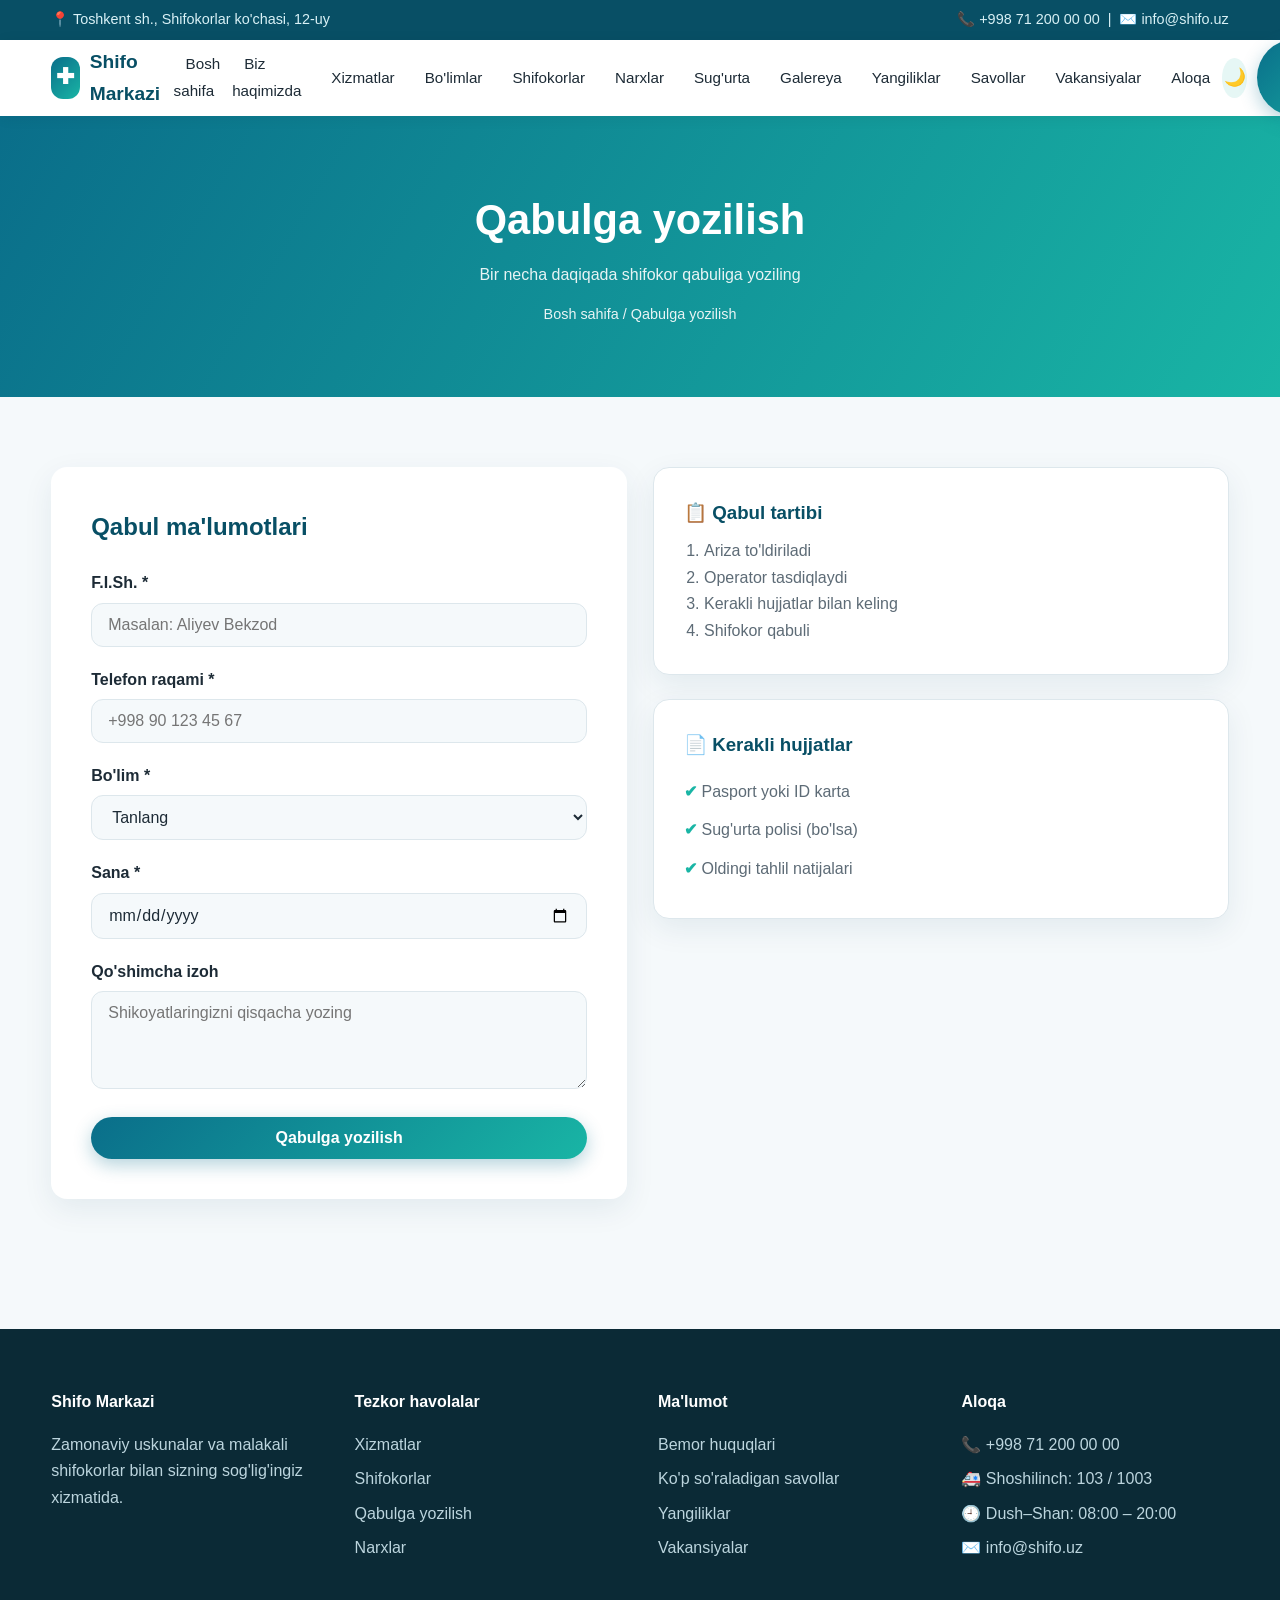
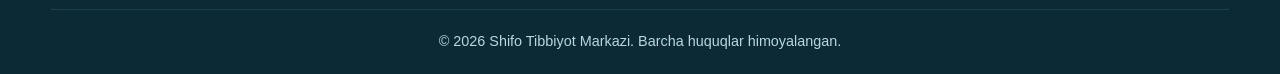
<file: appointment.html>
<!DOCTYPE html>
<html lang="uz">
<head>
  <meta charset="UTF-8">
  <meta name="viewport" content="width=device-width, initial-scale=1.0">
  <title>Qabulga yozilish - Shifo Tibbiyot Markazi</title>
  <link rel="stylesheet" href="style.css">
</head>
<body>
<div id="header-slot"></div>

<div class="page-hero">
  <div class="container">
    <h1>Qabulga yozilish</h1>
    <p>Bir necha daqiqada shifokor qabuliga yoziling</p>
    <div class="breadcrumb"><a href="index.html">Bosh sahifa</a> / Qabulga yozilish</div>
  </div>
</div>

<section>
  <div class="container grid grid-2" style="align-items:start">
    <div class="form-card reveal">
      <h2 style="margin-bottom:24px;color:var(--primary-dark)">Qabul ma'lumotlari</h2>
      <form id="appointmentForm" novalidate>
        <div class="form-group">
          <label for="name">F.I.Sh. *</label>
          <input id="name" type="text" data-required placeholder="Masalan: Aliyev Bekzod">
          <div class="error">Ism-familiyani kiriting</div>
        </div>
        <div class="form-group">
          <label for="phone">Telefon raqami *</label>
          <input id="phone" type="tel" data-required placeholder="+998 90 123 45 67">
          <div class="error">To'g'ri telefon raqamini kiriting</div>
        </div>
        <div class="form-group">
          <label for="dept">Bo'lim *</label>
          <select id="dept" data-required>
            <option value="">Tanlang</option>
            <option>Kardiologiya</option>
            <option>Nevrologiya</option>
            <option>Pediatriya</option>
            <option>Akusherlik</option>
            <option>Ortopediya</option>
            <option>Stomatologiya</option>
          </select>
          <div class="error">Bo'limni tanlang</div>
        </div>
        <div class="form-group">
          <label for="date">Sana *</label>
          <input id="date" type="date" data-required>
          <div class="error">Sanani tanlang</div>
        </div>
        <div class="form-group">
          <label for="note">Qo'shimcha izoh</label>
          <textarea id="note" rows="4" placeholder="Shikoyatlaringizni qisqacha yozing"></textarea>
        </div>
        <button class="btn" type="submit" style="width:100%">Qabulga yozilish</button>
        <div class="alert-success" id="successMsg">✅ Rahmat! Arizangiz qabul qilindi. Tez orada operator siz bilan bog'lanadi.</div>
      </form>
    </div>

    <div class="reveal">
      <div class="card" style="margin-bottom:24px">
        <h3>📋 Qabul tartibi</h3>
        <ol style="margin-left:20px;color:var(--muted)">
          <li>Ariza to'ldiriladi</li>
          <li>Operator tasdiqlaydi</li>
          <li>Kerakli hujjatlar bilan keling</li>
          <li>Shifokor qabuli</li>
        </ol>
      </div>
      <div class="card">
        <h3>📄 Kerakli hujjatlar</h3>
        <ul class="checklist" style="margin-top:12px;color:var(--muted)">
          <li>Pasport yoki ID karta</li>
          <li>Sug'urta polisi (bo'lsa)</li>
          <li>Oldingi tahlil natijalari</li>
        </ul>
      </div>
    </div>
  </div>
</section>

<div id="footer-slot"></div>
<script src="script.js" defer></script>
</body>
</html>
</file>
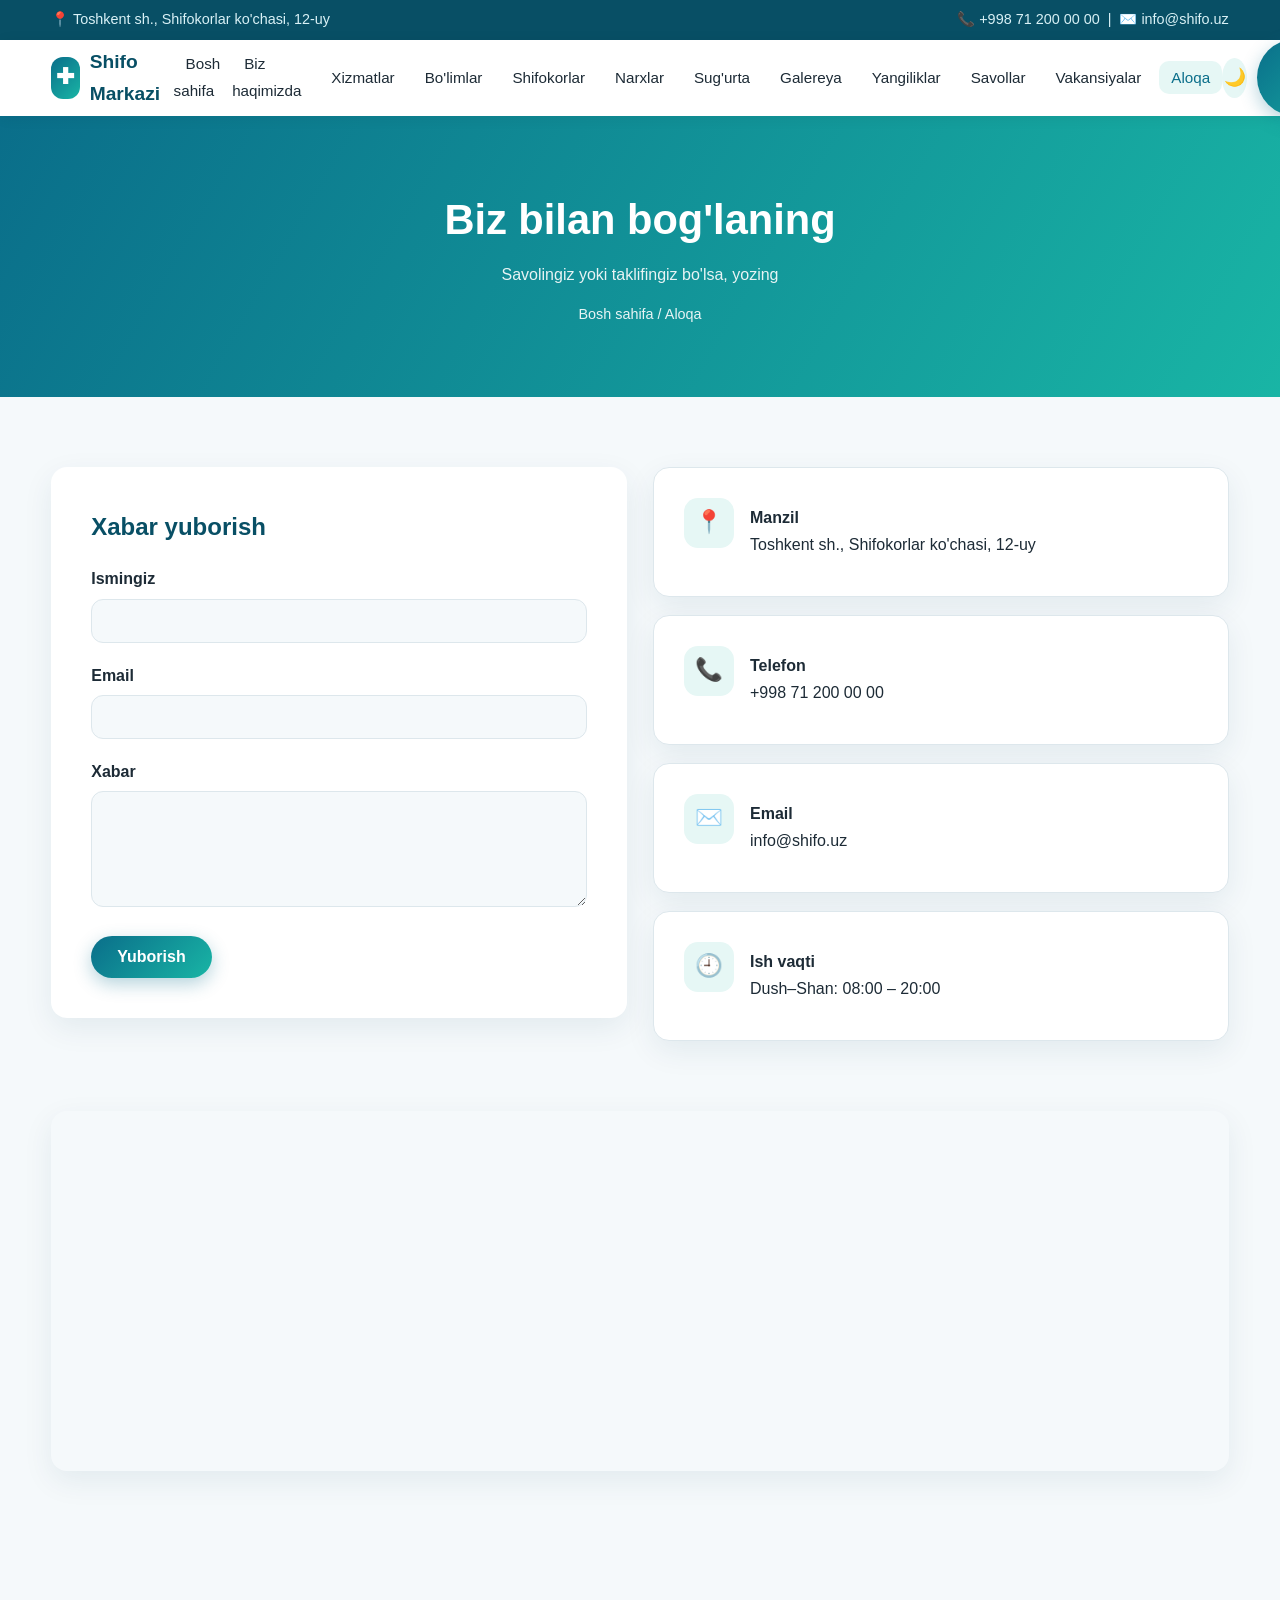
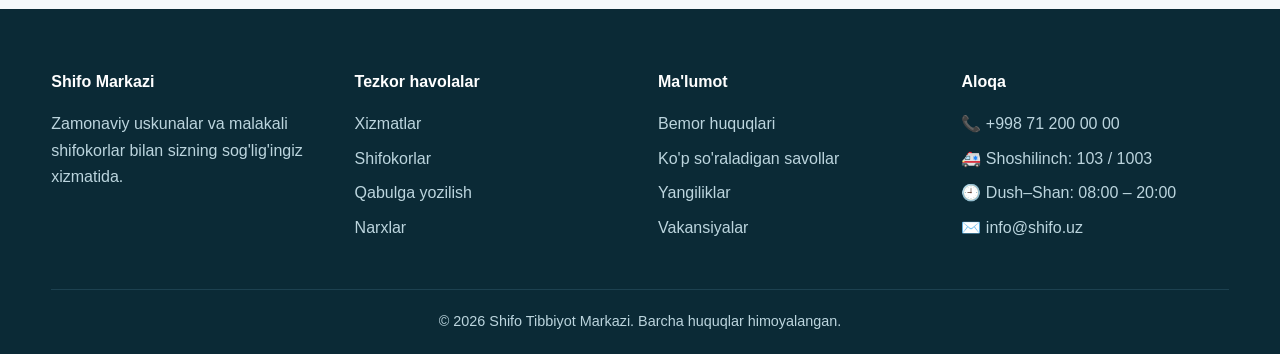
<file: contact.html>
<!DOCTYPE html>
<html lang="uz">
<head>
  <meta charset="UTF-8">
  <meta name="viewport" content="width=device-width, initial-scale=1.0">
  <title>Aloqa - Shifo Tibbiyot Markazi</title>
  <link rel="stylesheet" href="style.css">
</head>
<body>
<div id="header-slot"></div>

<div class="page-hero">
  <div class="container">
    <h1>Biz bilan bog'laning</h1>
    <p>Savolingiz yoki taklifingiz bo'lsa, yozing</p>
    <div class="breadcrumb"><a href="index.html">Bosh sahifa</a> / Aloqa</div>
  </div>
</div>

<section>
  <div class="container grid grid-2" style="align-items:start">
    <div class="form-card reveal">
      <h2 style="margin-bottom:20px;color:var(--primary-dark)">Xabar yuborish</h2>
      <form id="contactForm">
        <div class="form-group"><label for="cname">Ismingiz</label><input id="cname" type="text" required></div>
        <div class="form-group"><label for="cemail">Email</label><input id="cemail" type="email" required></div>
        <div class="form-group"><label for="msg">Xabar</label><textarea id="msg" rows="5" required></textarea></div>
        <button class="btn" type="submit">Yuborish</button>
        <div class="alert-success" id="contactSuccess">✅ Xabaringiz yuborildi. Rahmat!</div>
      </form>
    </div>
    <div class="reveal">
      <div class="contact-info">
        <div class="contact-item card"><div class="icon">📍</div><div><strong>Manzil</strong><br>Toshkent sh., Shifokorlar ko'chasi, 12-uy</div></div>
        <div class="contact-item card"><div class="icon">📞</div><div><strong>Telefon</strong><br>+998 71 200 00 00</div></div>
        <div class="contact-item card"><div class="icon">✉️</div><div><strong>Email</strong><br>info@shifo.uz</div></div>
        <div class="contact-item card"><div class="icon">🕘</div><div><strong>Ish vaqti</strong><br>Dush–Shan: 08:00 – 20:00</div></div>
      </div>
    </div>
  </div>
</section>

<section style="padding-top:0">
  <div class="container">
    <iframe class="map-frame" loading="lazy" title="Xarita"
      src="https://www.openstreetmap.org/export/embed.html?bbox=69.20%2C41.28%2C69.30%2C41.34&layer=mapnik"></iframe>
  </div>
</section>

<div id="footer-slot"></div>
<script src="script.js" defer></script>
</body>
</html>
</file>
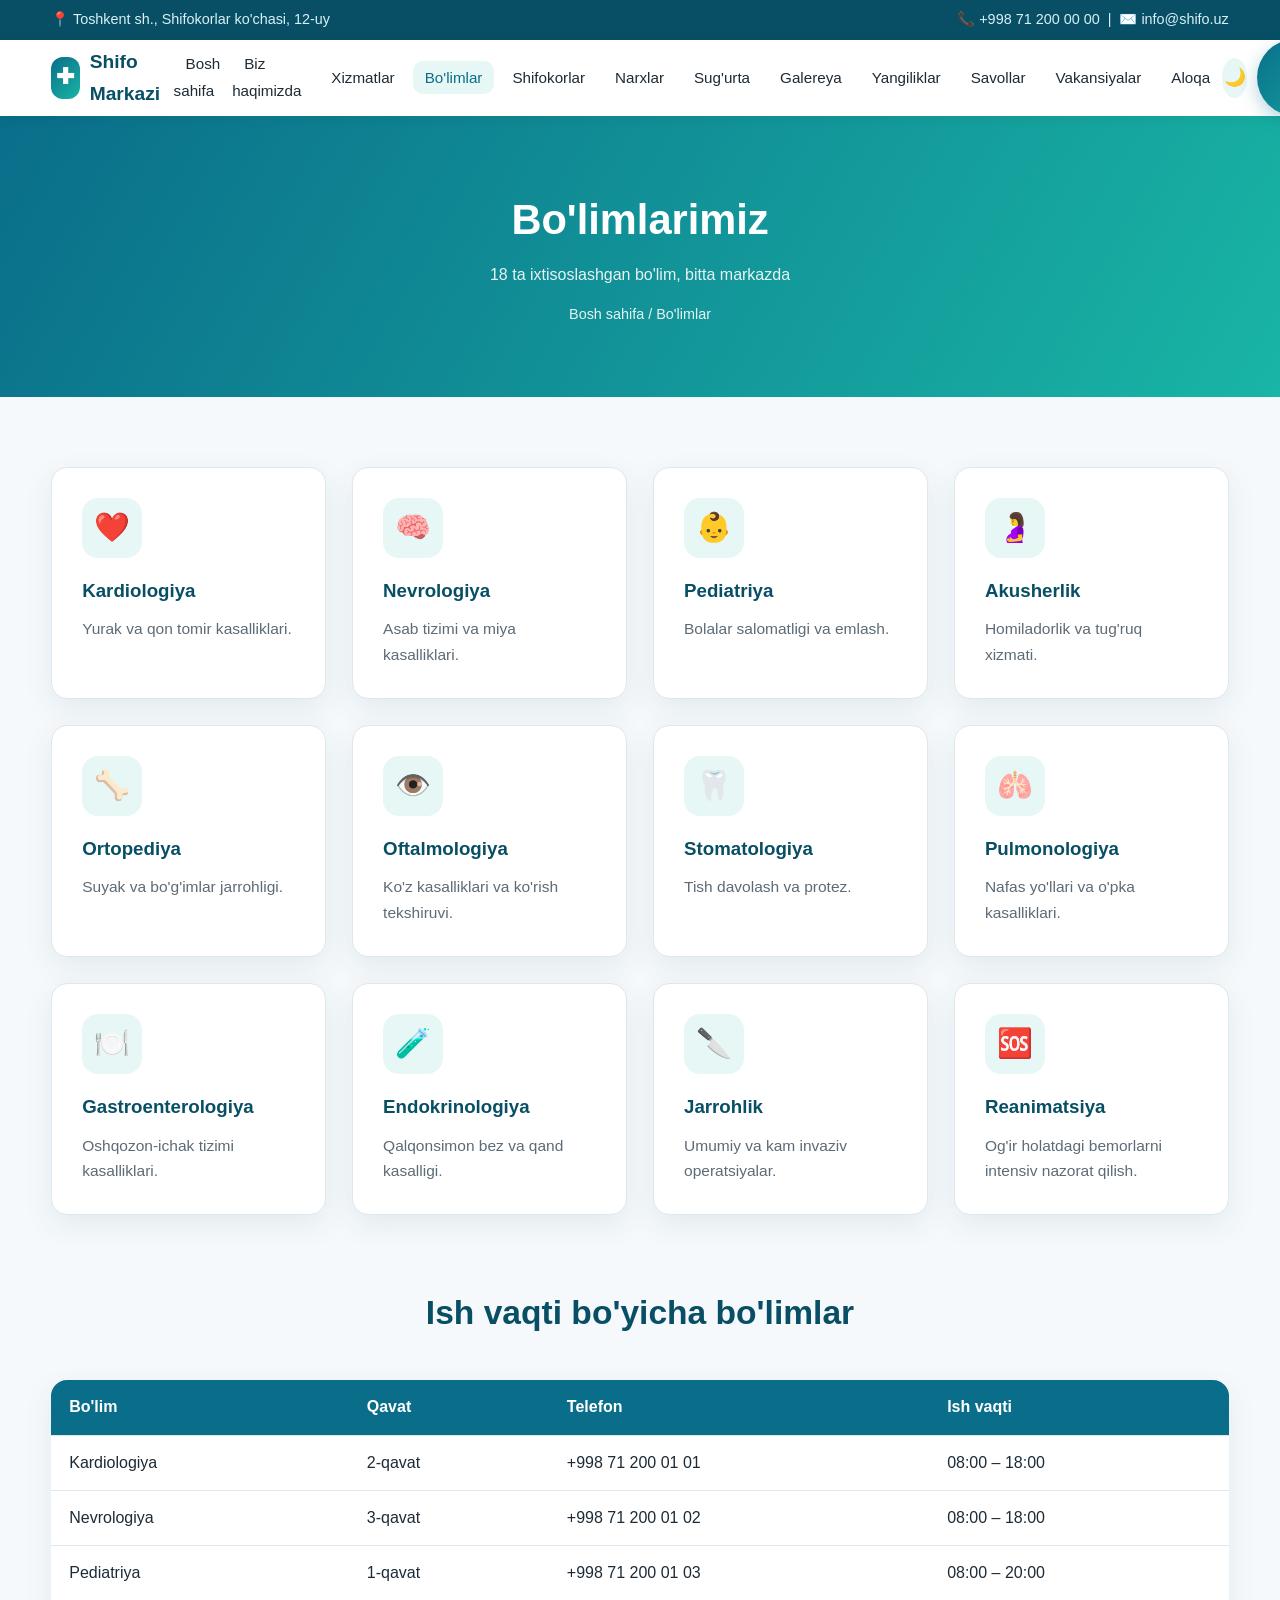
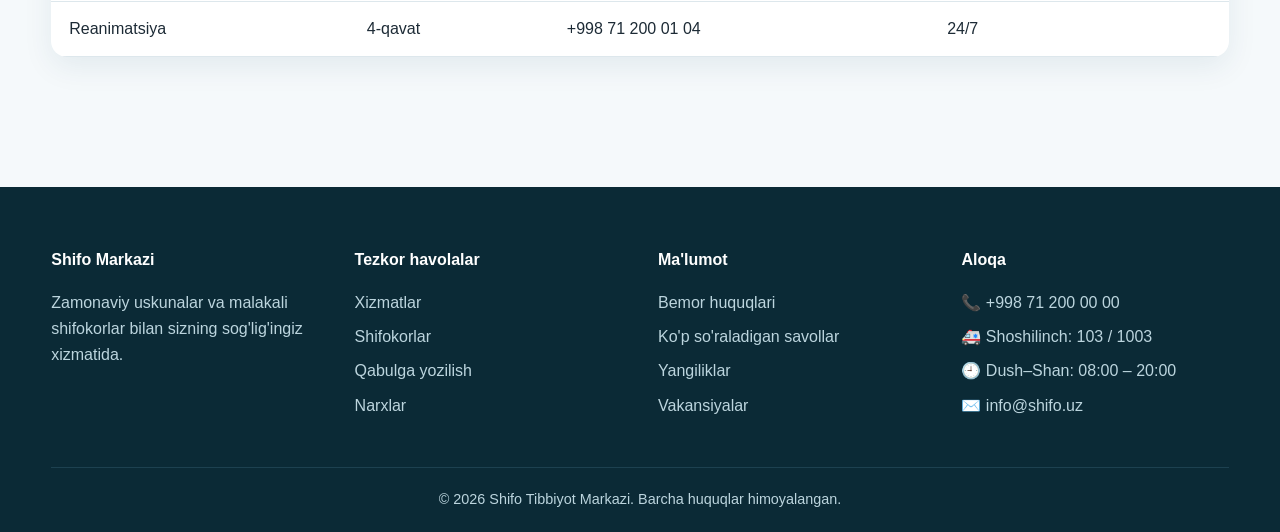
<file: departments.html>
<!DOCTYPE html>
<html lang="uz">
<head>
  <meta charset="UTF-8">
  <meta name="viewport" content="width=device-width, initial-scale=1.0">
  <title>Bo'limlar - Shifo Tibbiyot Markazi</title>
  <link rel="stylesheet" href="style.css">
</head>
<body>
<div id="header-slot"></div>

<div class="page-hero">
  <div class="container">
    <h1>Bo'limlarimiz</h1>
    <p>18 ta ixtisoslashgan bo'lim, bitta markazda</p>
    <div class="breadcrumb"><a href="index.html">Bosh sahifa</a> / Bo'limlar</div>
  </div>
</div>

<section>
  <div class="container grid grid-4">
    <div class="card reveal"><div class="icon">❤️</div><h3>Kardiologiya</h3><p>Yurak va qon tomir kasalliklari.</p></div>
    <div class="card reveal"><div class="icon">🧠</div><h3>Nevrologiya</h3><p>Asab tizimi va miya kasalliklari.</p></div>
    <div class="card reveal"><div class="icon">👶</div><h3>Pediatriya</h3><p>Bolalar salomatligi va emlash.</p></div>
    <div class="card reveal"><div class="icon">🤰</div><h3>Akusherlik</h3><p>Homiladorlik va tug'ruq xizmati.</p></div>
    <div class="card reveal"><div class="icon">🦴</div><h3>Ortopediya</h3><p>Suyak va bo'g'imlar jarrohligi.</p></div>
    <div class="card reveal"><div class="icon">👁️</div><h3>Oftalmologiya</h3><p>Ko'z kasalliklari va ko'rish tekshiruvi.</p></div>
    <div class="card reveal"><div class="icon">🦷</div><h3>Stomatologiya</h3><p>Tish davolash va protez.</p></div>
    <div class="card reveal"><div class="icon">🫁</div><h3>Pulmonologiya</h3><p>Nafas yo'llari va o'pka kasalliklari.</p></div>
    <div class="card reveal"><div class="icon">🍽️</div><h3>Gastroenterologiya</h3><p>Oshqozon-ichak tizimi kasalliklari.</p></div>
    <div class="card reveal"><div class="icon">🧪</div><h3>Endokrinologiya</h3><p>Qalqonsimon bez va qand kasalligi.</p></div>
    <div class="card reveal"><div class="icon">🔪</div><h3>Jarrohlik</h3><p>Umumiy va kam invaziv operatsiyalar.</p></div>
    <div class="card reveal"><div class="icon">🆘</div><h3>Reanimatsiya</h3><p>Og'ir holatdagi bemorlarni intensiv nazorat qilish.</p></div>
  </div>
</section>

<section style="padding-top:0">
  <div class="container">
    <div class="section-title reveal"><h2>Ish vaqti bo'yicha bo'limlar</h2></div>
    <div class="table-wrap reveal">
      <table>
        <tr><th>Bo'lim</th><th>Qavat</th><th>Telefon</th><th>Ish vaqti</th></tr>
        <tr><td>Kardiologiya</td><td>2-qavat</td><td>+998 71 200 01 01</td><td>08:00 – 18:00</td></tr>
        <tr><td>Nevrologiya</td><td>3-qavat</td><td>+998 71 200 01 02</td><td>08:00 – 18:00</td></tr>
        <tr><td>Pediatriya</td><td>1-qavat</td><td>+998 71 200 01 03</td><td>08:00 – 20:00</td></tr>
        <tr><td>Reanimatsiya</td><td>4-qavat</td><td>+998 71 200 01 04</td><td>24/7</td></tr>
      </table>
    </div>
  </div>
</section>

<div id="footer-slot"></div>
<script src="script.js" defer></script>
</body>
</html>
</file>
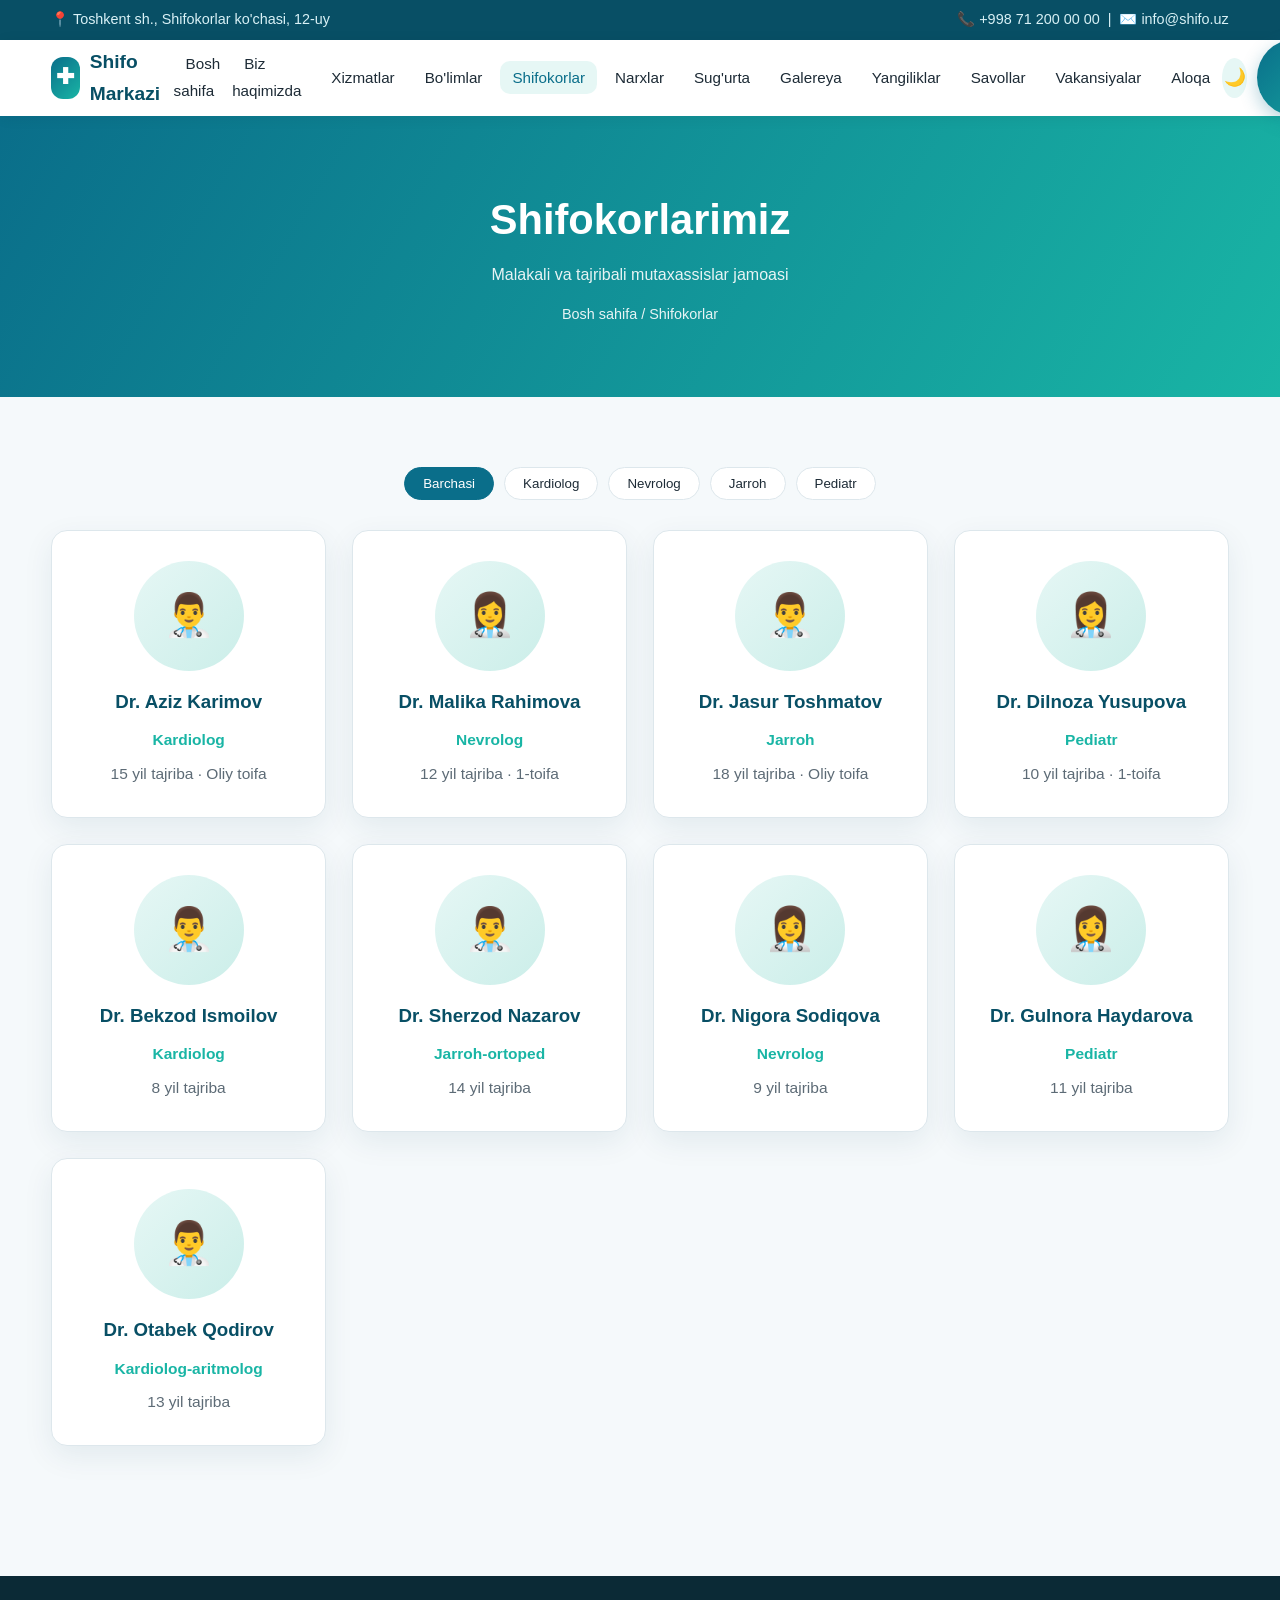
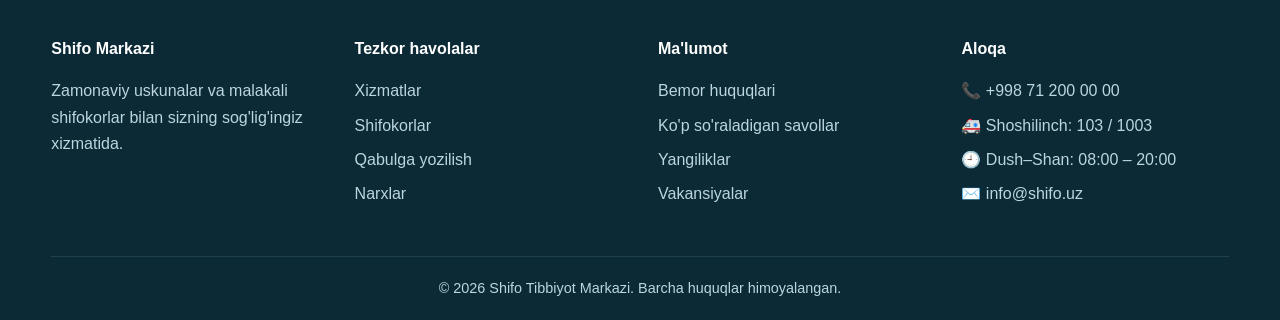
<file: doctors.html>
<!DOCTYPE html>
<html lang="uz">
<head>
  <meta charset="UTF-8">
  <meta name="viewport" content="width=device-width, initial-scale=1.0">
  <title>Shifokorlar - Shifo Tibbiyot Markazi</title>
  <link rel="stylesheet" href="style.css">
</head>
<body>
<div id="header-slot"></div>

<div class="page-hero">
  <div class="container">
    <h1>Shifokorlarimiz</h1>
    <p>Malakali va tajribali mutaxassislar jamoasi</p>
    <div class="breadcrumb"><a href="index.html">Bosh sahifa</a> / Shifokorlar</div>
  </div>
</div>

<section>
  <div class="container">
    <div class="filters">
      <button class="filter-btn active" data-filter="all">Barchasi</button>
      <button class="filter-btn" data-filter="cardio">Kardiolog</button>
      <button class="filter-btn" data-filter="neuro">Nevrolog</button>
      <button class="filter-btn" data-filter="surgery">Jarroh</button>
      <button class="filter-btn" data-filter="pedia">Pediatr</button>
    </div>
    <div class="grid grid-3">
      <div class="card doctor-card reveal" data-spec="cardio"><div class="avatar">👨‍⚕️</div><h3>Dr. Aziz Karimov</h3><p class="spec">Kardiolog</p><p>15 yil tajriba · Oliy toifa</p></div>
      <div class="card doctor-card reveal" data-spec="neuro"><div class="avatar">👩‍⚕️</div><h3>Dr. Malika Rahimova</h3><p class="spec">Nevrolog</p><p>12 yil tajriba · 1-toifa</p></div>
      <div class="card doctor-card reveal" data-spec="surgery"><div class="avatar">👨‍⚕️</div><h3>Dr. Jasur Toshmatov</h3><p class="spec">Jarroh</p><p>18 yil tajriba · Oliy toifa</p></div>
      <div class="card doctor-card reveal" data-spec="pedia"><div class="avatar">👩‍⚕️</div><h3>Dr. Dilnoza Yusupova</h3><p class="spec">Pediatr</p><p>10 yil tajriba · 1-toifa</p></div>
      <div class="card doctor-card reveal" data-spec="cardio"><div class="avatar">👨‍⚕️</div><h3>Dr. Bekzod Ismoilov</h3><p class="spec">Kardiolog</p><p>8 yil tajriba</p></div>
      <div class="card doctor-card reveal" data-spec="surgery"><div class="avatar">👨‍⚕️</div><h3>Dr. Sherzod Nazarov</h3><p class="spec">Jarroh-ortoped</p><p>14 yil tajriba</p></div>
      <div class="card doctor-card reveal" data-spec="neuro"><div class="avatar">👩‍⚕️</div><h3>Dr. Nigora Sodiqova</h3><p class="spec">Nevrolog</p><p>9 yil tajriba</p></div>
      <div class="card doctor-card reveal" data-spec="pedia"><div class="avatar">👩‍⚕️</div><h3>Dr. Gulnora Haydarova</h3><p class="spec">Pediatr</p><p>11 yil tajriba</p></div>
      <div class="card doctor-card reveal" data-spec="cardio"><div class="avatar">👨‍⚕️</div><h3>Dr. Otabek Qodirov</h3><p class="spec">Kardiolog-aritmolog</p><p>13 yil tajriba</p></div>
    </div>
  </div>
</section>

<div id="footer-slot"></div>
<script src="script.js" defer></script>
</body>
</html>
</file>
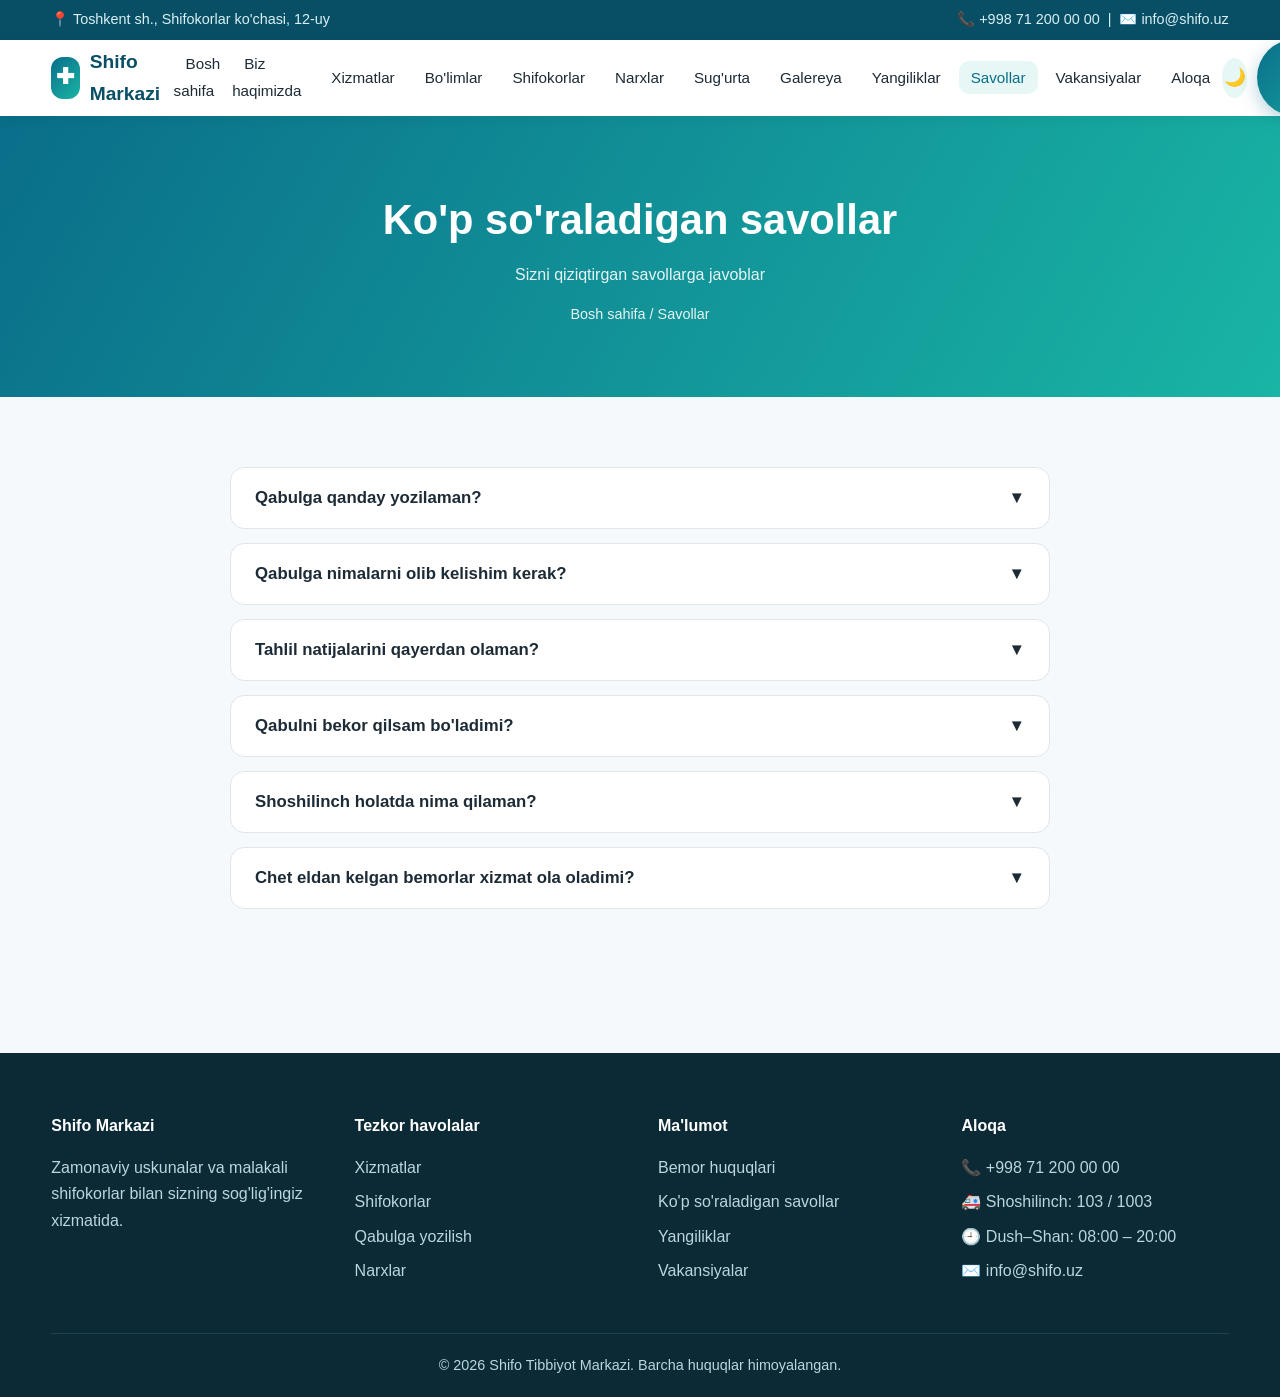
<file: faq.html>
<!DOCTYPE html>
<html lang="uz">
<head>
  <meta charset="UTF-8">
  <meta name="viewport" content="width=device-width, initial-scale=1.0">
  <title>Savollar va javoblar - Shifo Tibbiyot Markazi</title>
  <link rel="stylesheet" href="style.css">
</head>
<body>
<div id="header-slot"></div>

<div class="page-hero">
  <div class="container">
    <h1>Ko'p so'raladigan savollar</h1>
    <p>Sizni qiziqtirgan savollarga javoblar</p>
    <div class="breadcrumb"><a href="index.html">Bosh sahifa</a> / Savollar</div>
  </div>
</div>

<section>
  <div class="container" style="max-width:820px">
    <div class="accordion-item reveal">
      <button class="accordion-header">Qabulga qanday yozilaman? <span class="arrow">▼</span></button>
      <div class="accordion-body"><p>Saytimizdagi "Qabulga yozilish" formasini to'ldiring yoki +998 71 200 00 00 raqamiga qo'ng'iroq qiling.</p></div>
    </div>
    <div class="accordion-item reveal">
      <button class="accordion-header">Qabulga nimalarni olib kelishim kerak? <span class="arrow">▼</span></button>
      <div class="accordion-body"><p>Pasport yoki ID karta, sug'urta polisi (bo'lsa) va oldingi tahlil natijalarini olib keling.</p></div>
    </div>
    <div class="accordion-item reveal">
      <button class="accordion-header">Tahlil natijalarini qayerdan olaman? <span class="arrow">▼</span></button>
      <div class="accordion-body"><p>Natijalar odatda 24 soat ichida tayyor bo'ladi va shaxsiy kabinetingizga yuboriladi.</p></div>
    </div>
    <div class="accordion-item reveal">
      <button class="accordion-header">Qabulni bekor qilsam bo'ladimi? <span class="arrow">▼</span></button>
      <div class="accordion-body"><p>Ha, qabul vaqtidan kamida 4 soat oldin qo'ng'iroq qilib bekor qilishingiz mumkin.</p></div>
    </div>
    <div class="accordion-item reveal">
      <button class="accordion-header">Shoshilinch holatda nima qilaman? <span class="arrow">▼</span></button>
      <div class="accordion-body"><p>1003 raqamiga darhol qo'ng'iroq qiling yoki eng yaqin shoshilinch bo'limga murojaat qiling.</p></div>
    </div>
    <div class="accordion-item reveal">
      <button class="accordion-header">Chet eldan kelgan bemorlar xizmat ola oladimi? <span class="arrow">▼</span></button>
      <div class="accordion-body"><p>Ha, ingliz va rus tillida tarjimon xizmati mavjud.</p></div>
    </div>
  </div>
</section>

<div id="footer-slot"></div>
<script src="script.js" defer></script>
</body>
</html>
</file>
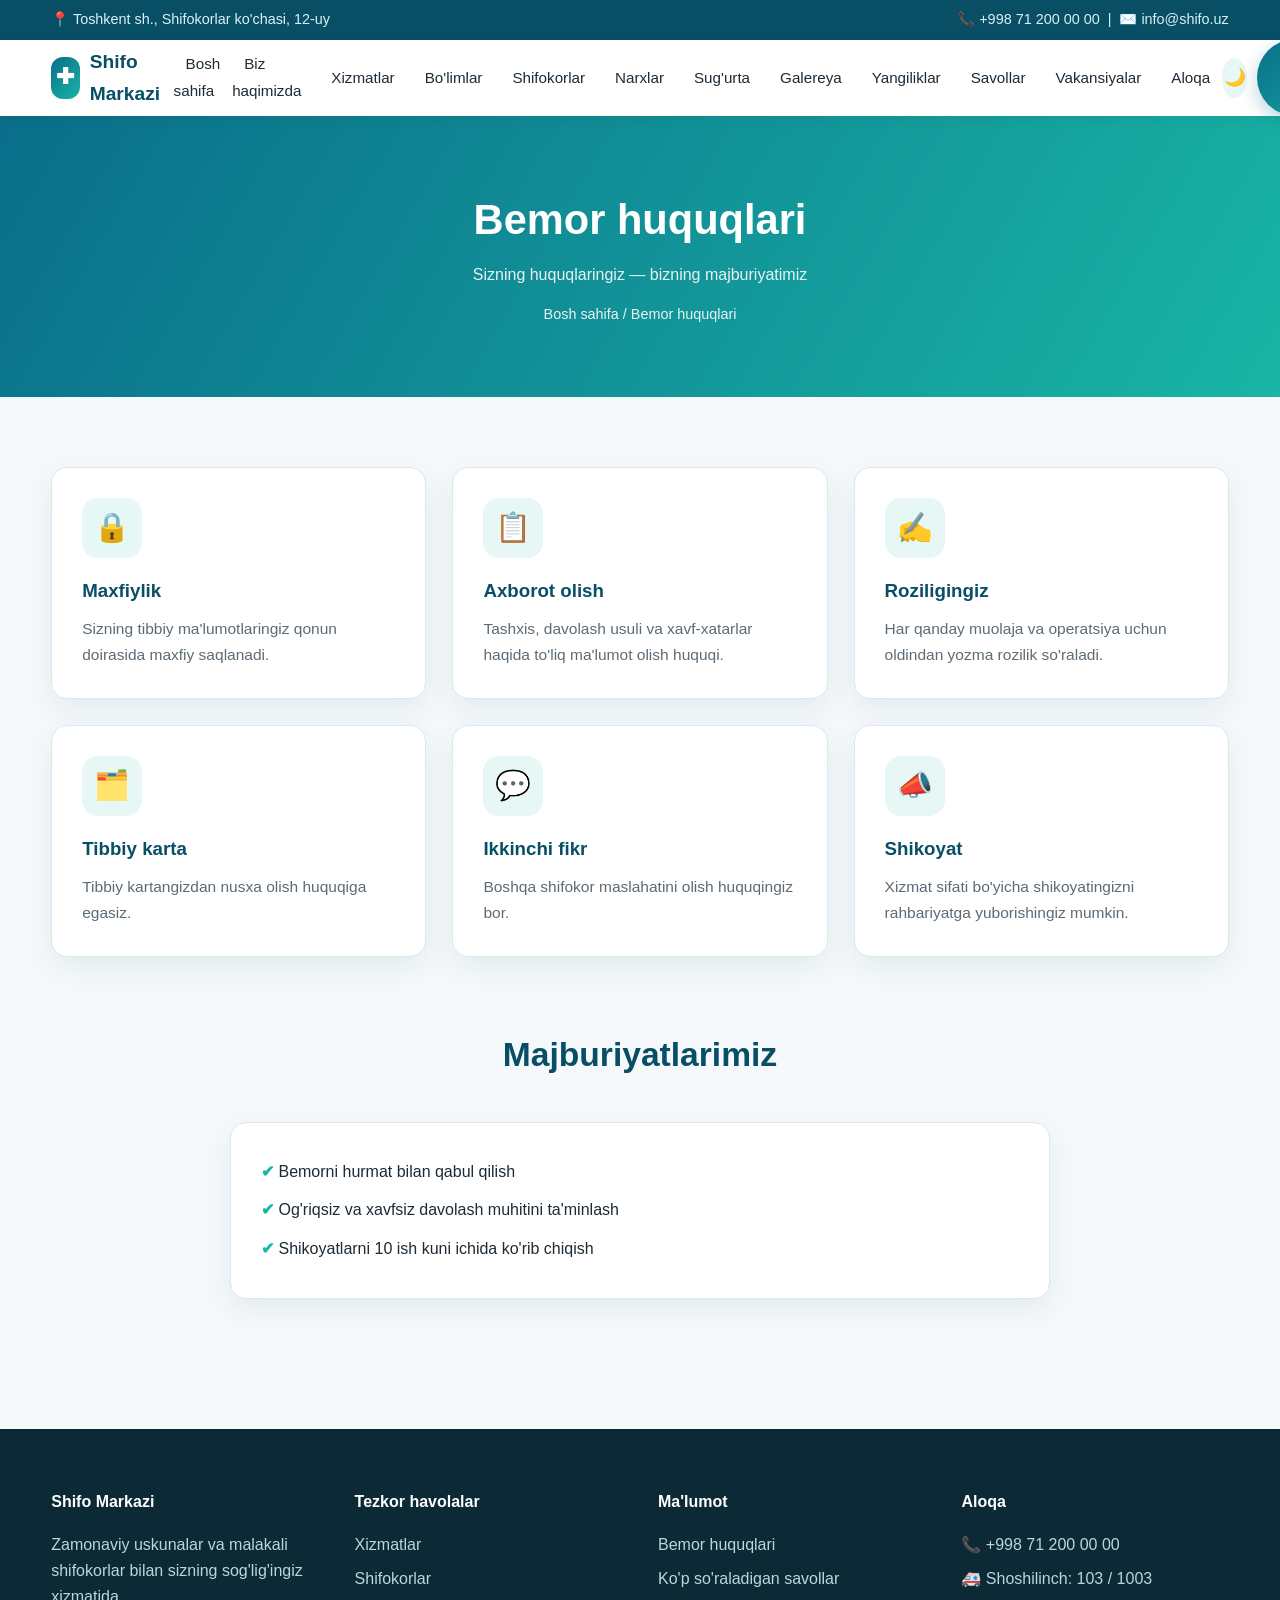
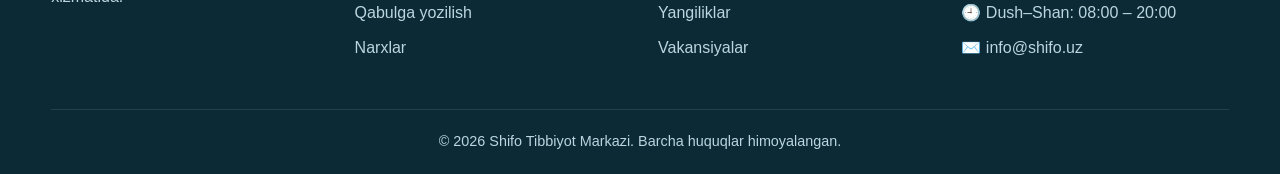
<file: patient-rights.html>
<!DOCTYPE html>
<html lang="uz">
<head>
  <meta charset="UTF-8">
  <meta name="viewport" content="width=device-width, initial-scale=1.0">
  <title>Bemor huquqlari - Shifo Tibbiyot Markazi</title>
  <link rel="stylesheet" href="style.css">
</head>
<body>
<div id="header-slot"></div>

<div class="page-hero">
  <div class="container">
    <h1>Bemor huquqlari</h1>
    <p>Sizning huquqlaringiz — bizning majburiyatimiz</p>
    <div class="breadcrumb"><a href="index.html">Bosh sahifa</a> / Bemor huquqlari</div>
  </div>
</div>

<section>
  <div class="container grid grid-2">
    <div class="card reveal"><div class="icon">🔒</div><h3>Maxfiylik</h3><p>Sizning tibbiy ma'lumotlaringiz qonun doirasida maxfiy saqlanadi.</p></div>
    <div class="card reveal"><div class="icon">📋</div><h3>Axborot olish</h3><p>Tashxis, davolash usuli va xavf-xatarlar haqida to'liq ma'lumot olish huquqi.</p></div>
    <div class="card reveal"><div class="icon">✍️</div><h3>Roziligingiz</h3><p>Har qanday muolaja va operatsiya uchun oldindan yozma rozilik so'raladi.</p></div>
    <div class="card reveal"><div class="icon">🗂️</div><h3>Tibbiy karta</h3><p>Tibbiy kartangizdan nusxa olish huquqiga egasiz.</p></div>
    <div class="card reveal"><div class="icon">💬</div><h3>Ikkinchi fikr</h3><p>Boshqa shifokor maslahatini olish huquqingiz bor.</p></div>
    <div class="card reveal"><div class="icon">📣</div><h3>Shikoyat</h3><p>Xizmat sifati bo'yicha shikoyatingizni rahbariyatga yuborishingiz mumkin.</p></div>
  </div>
</section>

<section style="padding-top:0">
  <div class="container" style="max-width:820px">
    <div class="section-title reveal"><h2>Majburiyatlarimiz</h2></div>
    <div class="card reveal">
      <ul class="checklist">
        <li>Bemorni hurmat bilan qabul qilish</li>
        <li>Og'riqsiz va xavfsiz davolash muhitini ta'minlash</li>
        <li>Shikoyatlarni 10 ish kuni ichida ko'rib chiqish</li>
      </ul>
    </div>
  </div>
</section>

<div id="footer-slot"></div>
<script src="script.js" defer></script>
</body>
</html>
</file>
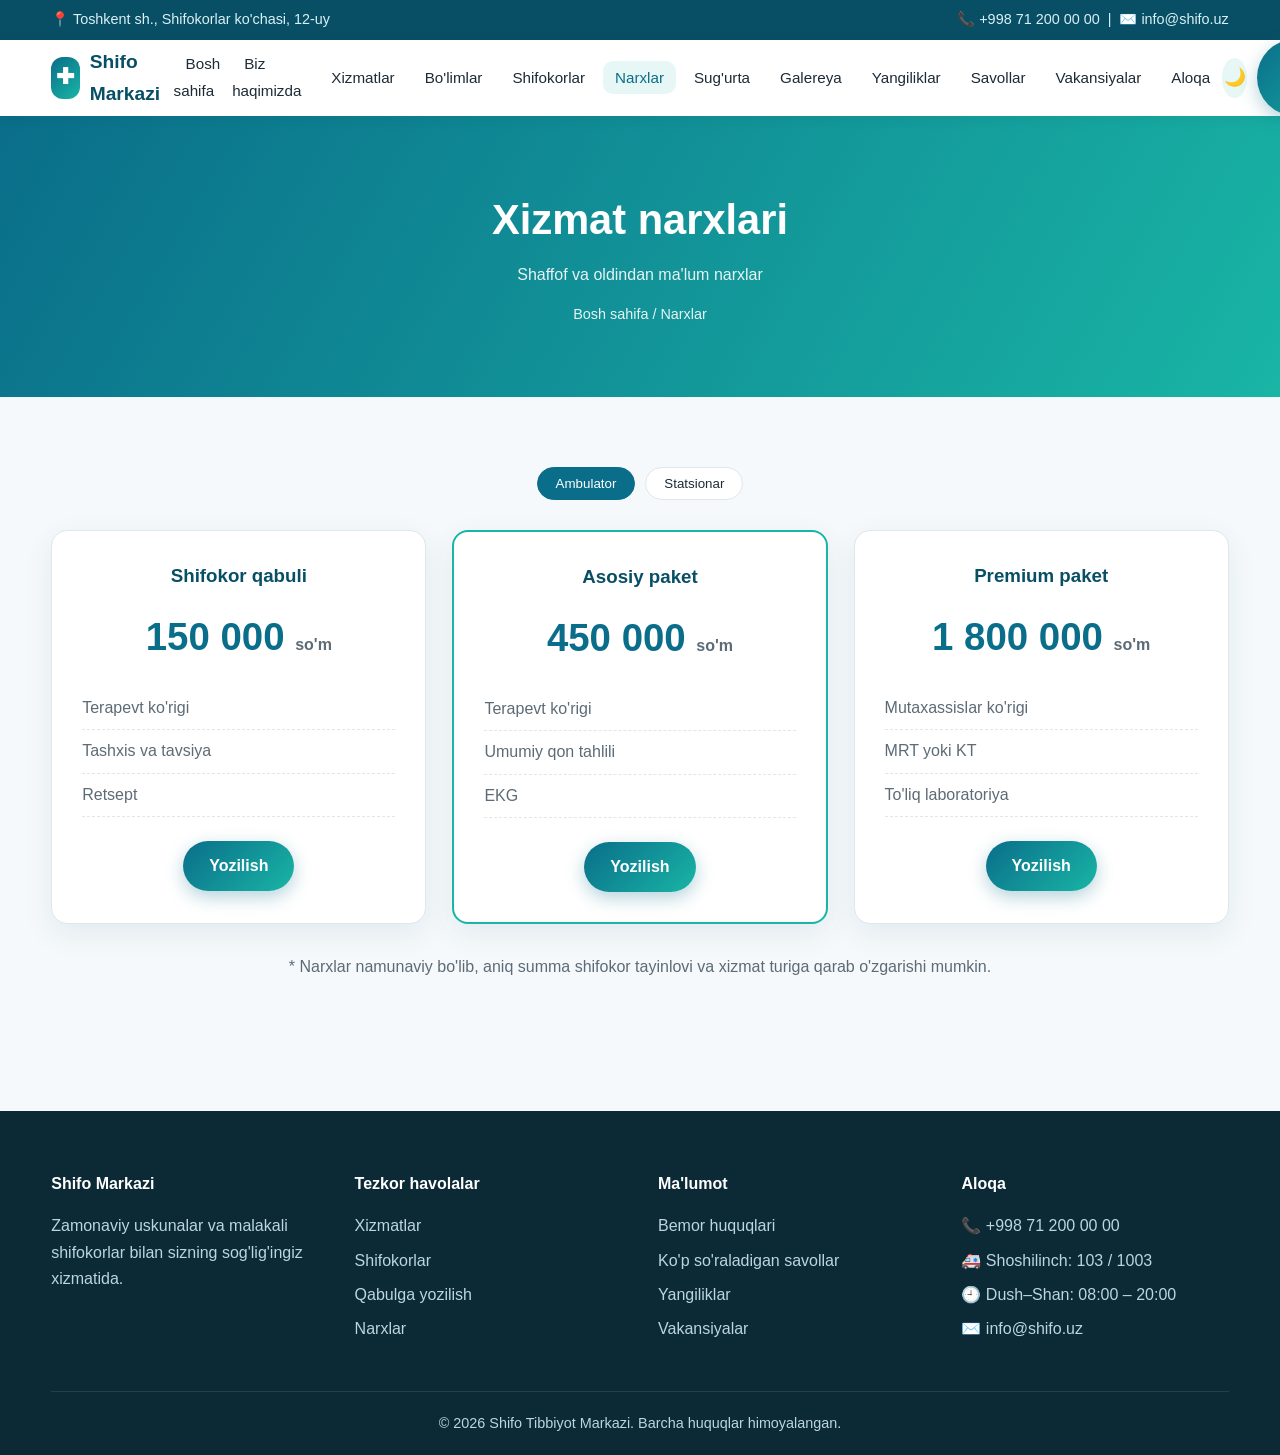
<file: pricing.html>
<!DOCTYPE html>
<html lang="uz">
<head>
  <meta charset="UTF-8">
  <meta name="viewport" content="width=device-width, initial-scale=1.0">
  <title>Narxlar - Shifo Tibbiyot Markazi</title>
  <link rel="stylesheet" href="style.css">
</head>
<body>
<div id="header-slot"></div>

<div class="page-hero">
  <div class="container">
    <h1>Xizmat narxlari</h1>
    <p>Shaffof va oldindan ma'lum narxlar</p>
    <div class="breadcrumb"><a href="index.html">Bosh sahifa</a> / Narxlar</div>
  </div>
</div>

<section>
  <div class="container">
    <div class="filters">
      <button class="tab-btn filter-btn active" data-tab="ambulator">Ambulator</button>
      <button class="tab-btn filter-btn" data-tab="stasionar">Statsionar</button>
    </div>

    <div class="grid grid-3" data-tab-panel="ambulator">
      <div class="card price-card reveal">
        <h3>Shifokor qabuli</h3>
        <div class="price">150 000 <small>so'm</small></div>
        <ul><li>Terapevt ko'rigi</li><li>Tashxis va tavsiya</li><li>Retsept</li></ul>
        <a href="appointment.html" class="btn">Yozilish</a>
      </div>
      <div class="card price-card featured reveal">
        <h3>Asosiy paket</h3>
        <div class="price">450 000 <small>so'm</small></div>
        <ul><li>Terapevt ko'rigi</li><li>Umumiy qon tahlili</li><li>EKG</li></ul>
        <a href="appointment.html" class="btn">Yozilish</a>
      </div>
      <div class="card price-card reveal">
        <h3>Premium paket</h3>
        <div class="price">1 800 000 <small>so'm</small></div>
        <ul><li>Mutaxassislar ko'rigi</li><li>MRT yoki KT</li><li>To'liq laboratoriya</li></ul>
        <a href="appointment.html" class="btn">Yozilish</a>
      </div>
    </div>

    <div class="grid grid-3" data-tab-panel="stasionar" style="display:none">
      <div class="card price-card reveal">
        <h3>Standart palata</h3>
        <div class="price">300 000 <small>so'm / kun</small></div>
        <ul><li>Yotoq va oziq-ovqat</li><li>Kunlik ko'rik</li></ul>
        <a href="appointment.html" class="btn">Yozilish</a>
      </div>
      <div class="card price-card featured reveal">
        <h3>Komfort palata</h3>
        <div class="price">550 000 <small>so'm / kun</small></div>
        <ul><li>Alohida xona</li><li>Konditsioner</li><li>Shaxsiy hamshira</li></ul>
        <a href="appointment.html" class="btn">Yozilish</a>
      </div>
      <div class="card price-card reveal">
        <h3>VIP palata</h3>
        <div class="price">950 000 <small>so'm / kun</small></div>
        <ul><li>Lyuks jihoz</li><li>Alohida hammom</li><li>24 soat xizmat</li></ul>
        <a href="appointment.html" class="btn">Yozilish</a>
      </div>
    </div>

    <p style="text-align:center;color:var(--muted);margin-top:30px">* Narxlar namunaviy bo'lib, aniq summa shifokor tayinlovi va xizmat turiga qarab o'zgarishi mumkin.</p>
  </div>
</section>

<div id="footer-slot"></div>
<script src="script.js" defer></script>
</body>
</html>
</file>
<file: style.css>
/* ===== Shifo Tibbiyot Markazi - Umumiy uslub ===== */
:root {
  --primary: #0a6e8a;
  --primary-dark: #084f65;
  --accent: #19b5a5;
  --accent-soft: #e6f7f5;
  --danger: #e04848;
  --text: #1d2b36;
  --muted: #5d6b76;
  --bg: #f5f9fb;
  --card: #ffffff;
  --border: #dde7ec;
  --radius: 16px;
  --shadow: 0 10px 30px rgba(10, 70, 90, 0.08);
  --transition: 0.3s ease;
}

[data-theme="dark"] {
  --text: #e6eef2;
  --muted: #9fb1bb;
  --bg: #0f1c24;
  --card: #172830;
  --border: #243a45;
  --accent-soft: #15332f;
  --shadow: 0 10px 30px rgba(0, 0, 0, 0.3);
}

* { margin: 0; padding: 0; box-sizing: border-box; }

html { scroll-behavior: smooth; }

body {
  font-family: "Segoe UI", Roboto, Arial, sans-serif;
  background: var(--bg);
  color: var(--text);
  line-height: 1.65;
  transition: background var(--transition), color var(--transition);
}

img { max-width: 100%; display: block; }
a { color: var(--primary); text-decoration: none; transition: var(--transition); }
a:hover { color: var(--accent); }

.container { width: min(1180px, 92%); margin: 0 auto; }
section { padding: 70px 0; }
.section-title { text-align: center; margin-bottom: 40px; }
.section-title h2 { font-size: 2.1rem; color: var(--primary-dark); }
.section-title p { color: var(--muted); max-width: 640px; margin: 10px auto 0; }
.tag {
  display: inline-block; padding: 6px 14px; border-radius: 30px;
  background: var(--accent-soft); color: var(--primary); font-size: .85rem; font-weight: 600;
  margin-bottom: 12px;
}

/* ===== Tugmalar ===== */
.btn {
  display: inline-block; padding: 12px 26px; border-radius: 40px; border: none; cursor: pointer;
  background: linear-gradient(135deg, var(--primary), var(--accent)); color: #fff; font-weight: 600;
  box-shadow: 0 6px 18px rgba(10, 110, 138, .3); transition: var(--transition); font-size: 1rem;
}
.btn:hover { transform: translateY(-2px); color: #fff; box-shadow: 0 10px 24px rgba(10, 110, 138, .4); }
.btn-outline { background: transparent; color: var(--primary); border: 2px solid var(--primary); box-shadow: none; }
.btn-outline:hover { background: var(--primary); color: #fff; }
.btn-danger { background: var(--danger); box-shadow: 0 6px 18px rgba(224, 72, 72, .3); }

/* ===== Header / Navigatsiya ===== */
.topbar { background: var(--primary-dark); color: #d9f1f6; font-size: .9rem; padding: 8px 0; }
.topbar .container { display: flex; justify-content: space-between; flex-wrap: wrap; gap: 8px; }
.topbar a { color: #d9f1f6; }

.header {
  position: sticky; top: 0; z-index: 100; background: var(--card);
  box-shadow: 0 2px 14px rgba(0, 0, 0, .06); transition: var(--transition);
}
.header.scrolled { box-shadow: 0 6px 22px rgba(0, 0, 0, .12); }
.nav { display: flex; align-items: center; justify-content: space-between; height: 76px; }
.logo { display: flex; align-items: center; gap: 10px; font-weight: 800; font-size: 1.2rem; color: var(--primary-dark); }
.logo-icon {
  width: 42px; height: 42px; border-radius: 12px; display: grid; place-items: center;
  background: linear-gradient(135deg, var(--primary), var(--accent)); color: #fff; font-size: 1.4rem;
}
.nav-links { display: flex; gap: 6px; list-style: none; align-items: center; }
.nav-links a {
  color: var(--text); padding: 8px 12px; border-radius: 10px; font-weight: 500; font-size: .95rem;
}
.nav-links a:hover, .nav-links a.active { background: var(--accent-soft); color: var(--primary); }
.nav-actions { display: flex; gap: 10px; align-items: center; }
.theme-toggle {
  background: var(--accent-soft); border: none; width: 40px; height: 40px; border-radius: 50%;
  cursor: pointer; font-size: 1.1rem;
}
.menu-toggle { display: none; background: none; border: none; font-size: 1.8rem; cursor: pointer; color: var(--text); }

/* ===== Hero ===== */
.hero {
  background: linear-gradient(120deg, rgba(10, 110, 138, .92), rgba(25, 181, 165, .85)),
              url("https://images.unsplash.com/photo-1519494026892-80bbd2d6fd0d?auto=format&fit=crop&w=1600&q=80") center/cover;
  color: #fff; padding: 110px 0 120px;
}
.hero-grid { display: grid; grid-template-columns: 1.1fr .9fr; gap: 40px; align-items: center; }
.hero h1 { font-size: 3rem; line-height: 1.2; margin-bottom: 18px; }
.hero p { font-size: 1.1rem; opacity: .95; margin-bottom: 28px; }
.hero .btn-outline { color: #fff; border-color: #fff; }
.hero .btn-outline:hover { background: #fff; color: var(--primary); }
.hero-buttons { display: flex; gap: 14px; flex-wrap: wrap; }
.hero-card {
  background: rgba(255, 255, 255, .15); backdrop-filter: blur(10px); border-radius: var(--radius);
  padding: 30px; border: 1px solid rgba(255, 255, 255, .25);
}
.hero-card h3 { margin-bottom: 14px; }
.hero-card li { list-style: none; padding: 8px 0; border-bottom: 1px solid rgba(255, 255, 255, .2); }

/* ===== Sahifa sarlavhasi (ichki sahifalar) ===== */
.page-hero {
  background: linear-gradient(120deg, var(--primary), var(--accent)); color: #fff;
  padding: 70px 0; text-align: center;
}
.page-hero h1 { font-size: 2.6rem; }
.page-hero p { opacity: .9; margin-top: 8px; }
.breadcrumb { margin-top: 14px; font-size: .9rem; opacity: .9; }
.breadcrumb a { color: #fff; }

/* ===== Kartochkalar ===== */
.grid { display: grid; gap: 26px; }
.grid-3 { grid-template-columns: repeat(auto-fit, minmax(260px, 1fr)); }
.grid-2 { grid-template-columns: repeat(auto-fit, minmax(300px, 1fr)); }
.grid-4 { grid-template-columns: repeat(auto-fit, minmax(220px, 1fr)); }

.card {
  background: var(--card); border-radius: var(--radius); padding: 30px; box-shadow: var(--shadow);
  border: 1px solid var(--border); transition: var(--transition); position: relative; overflow: hidden;
}
.card:hover { transform: translateY(-8px); box-shadow: 0 18px 40px rgba(10, 70, 90, .15); }
.card .icon {
  width: 60px; height: 60px; border-radius: 16px; display: grid; place-items: center;
  font-size: 1.8rem; background: var(--accent-soft); margin-bottom: 18px;
}
.card h3 { margin-bottom: 10px; color: var(--primary-dark); }
.card p { color: var(--muted); font-size: .97rem; }
.card .more { display: inline-block; margin-top: 14px; font-weight: 600; }

/* Statistika */
.stats { background: linear-gradient(120deg, var(--primary-dark), var(--primary)); color: #fff; }
.stats-grid { display: grid; grid-template-columns: repeat(auto-fit, minmax(200px, 1fr)); gap: 20px; text-align: center; }
.stat-number { font-size: 2.8rem; font-weight: 800; }
.stat-label { opacity: .9; }

/* ===== Jadval ===== */
.table-wrap { overflow-x: auto; background: var(--card); border-radius: var(--radius); box-shadow: var(--shadow); }
table { width: 100%; border-collapse: collapse; min-width: 520px; }
th, td { padding: 14px 18px; text-align: left; border-bottom: 1px solid var(--border); }
th { background: var(--primary); color: #fff; }
tr:hover td { background: var(--accent-soft); }

/* ===== Shifokorlar ===== */
.doctor-card { text-align: center; }
.avatar {
  width: 110px; height: 110px; border-radius: 50%; margin: 0 auto 16px; display: grid; place-items: center;
  background: linear-gradient(135deg, var(--accent-soft), #cbeee9); font-size: 2.6rem;
}
.doctor-card .spec { color: var(--accent); font-weight: 600; margin-bottom: 8px; }
.filters { display: flex; gap: 10px; flex-wrap: wrap; justify-content: center; margin-bottom: 30px; }
.filter-btn {
  padding: 8px 18px; border-radius: 30px; border: 1px solid var(--border); background: var(--card);
  color: var(--text); cursor: pointer; transition: var(--transition);
}
.filter-btn.active, .filter-btn:hover { background: var(--primary); color: #fff; border-color: var(--primary); }

/* ===== Forma ===== */
.form-card { background: var(--card); border-radius: var(--radius); padding: 40px; box-shadow: var(--shadow); }
.form-group { margin-bottom: 20px; }
.form-group label { display: block; font-weight: 600; margin-bottom: 6px; }
.form-group input, .form-group select, .form-group textarea {
  width: 100%; padding: 12px 16px; border-radius: 12px; border: 1px solid var(--border);
  background: var(--bg); color: var(--text); font-size: 1rem; font-family: inherit; transition: var(--transition);
}
.form-group input:focus, .form-group select:focus, .form-group textarea:focus {
  outline: none; border-color: var(--accent); box-shadow: 0 0 0 4px rgba(25, 181, 165, .2);
}
.form-group .error { color: var(--danger); font-size: .85rem; margin-top: 4px; display: none; }
.form-group.invalid .error { display: block; }
.form-group.invalid input, .form-group.invalid select, .form-group.invalid textarea { border-color: var(--danger); }
.alert-success {
  display: none; background: var(--accent-soft); color: var(--primary-dark); padding: 16px; border-radius: 12px;
  margin-top: 16px; border-left: 4px solid var(--accent);
}

/* ===== Accordion (FAQ) ===== */
.accordion-item { background: var(--card); border-radius: 14px; margin-bottom: 14px; border: 1px solid var(--border); overflow: hidden; }
.accordion-header {
  width: 100%; padding: 20px 24px; background: none; border: none; text-align: left; font-size: 1.05rem;
  font-weight: 600; color: var(--text); cursor: pointer; display: flex; justify-content: space-between; align-items: center;
  font-family: inherit;
}
.accordion-body { max-height: 0; overflow: hidden; transition: max-height .4s ease; }
.accordion-body p { padding: 0 24px 20px; color: var(--muted); }
.accordion-item.open .accordion-body { max-height: 400px; }
.accordion-item.open .arrow { transform: rotate(180deg); }
.arrow { transition: var(--transition); }

/* ===== Galereya ===== */
.gallery { display: grid; grid-template-columns: repeat(auto-fit, minmax(240px, 1fr)); gap: 18px; }
.gallery-item {
  height: 240px; border-radius: 16px; overflow: hidden; cursor: pointer; position: relative;
}
.gallery-item img { width: 100%; height: 100%; object-fit: cover; transition: transform .5s; }
.gallery-item:hover img { transform: scale(1.1); }
.lightbox {
  position: fixed; inset: 0; background: rgba(0, 0, 0, .85); display: none; place-items: center; z-index: 999;
}
.lightbox.show { display: grid; }
.lightbox img { max-width: 90%; max-height: 85vh; border-radius: 12px; }
.lightbox-close { position: absolute; top: 20px; right: 30px; color: #fff; font-size: 2.5rem; cursor: pointer; }

/* ===== Yangiliklar ===== */
.news-card img { height: 200px; width: 100%; object-fit: cover; border-radius: 12px; margin-bottom: 16px; }
.news-date { color: var(--accent); font-size: .85rem; font-weight: 600; }

/* ===== Shoshilinch ===== */
.emergency-banner {
  background: var(--danger); color: #fff; border-radius: var(--radius); padding: 30px;
  display: flex; justify-content: space-between; align-items: center; flex-wrap: wrap; gap: 20px;
}
.emergency-banner .phone { font-size: 2.2rem; font-weight: 800; }
.pulse { animation: pulse 1.8s infinite; }
@keyframes pulse {
  0% { box-shadow: 0 0 0 0 rgba(224, 72, 72, .6); }
  70% { box-shadow: 0 0 0 18px rgba(224, 72, 72, 0); }
  100% { box-shadow: 0 0 0 0 rgba(224, 72, 72, 0); }
}

/* ===== Narxlar ===== */
.price-card { text-align: center; }
.price { font-size: 2.4rem; font-weight: 800; color: var(--primary); margin: 14px 0; }
.price small { font-size: 1rem; color: var(--muted); }
.price-card ul { list-style: none; margin: 18px 0 24px; text-align: left; }
.price-card li { padding: 8px 0; border-bottom: 1px dashed var(--border); color: var(--muted); }
.price-card.featured { border: 2px solid var(--accent); transform: scale(1.03); }

/* ===== Kontakt ===== */
.contact-info { display: grid; gap: 18px; }
.contact-item { display: flex; gap: 16px; align-items: center; }
.contact-item .icon { width: 50px; height: 50px; border-radius: 14px; display: grid; place-items: center; background: var(--accent-soft); font-size: 1.4rem; }
.map-frame { width: 100%; height: 360px; border: 0; border-radius: var(--radius); box-shadow: var(--shadow); }

/* ===== Footer ===== */
.footer { background: #0b2a36; color: #bcd5de; padding: 60px 0 20px; margin-top: 60px; }
.footer h4 { color: #fff; margin-bottom: 16px; }
.footer ul { list-style: none; }
.footer ul li { margin-bottom: 8px; }
.footer a { color: #bcd5de; }
.footer a:hover { color: var(--accent); }
.footer-grid { display: grid; grid-template-columns: repeat(auto-fit, minmax(220px, 1fr)); gap: 36px; }
.footer-bottom { margin-top: 40px; padding-top: 20px; border-top: 1px solid #1d4150; text-align: center; font-size: .9rem; }

/* ===== Yuqoriga tugmasi ===== */
.to-top {
  position: fixed; bottom: 28px; right: 28px; width: 50px; height: 50px; border-radius: 50%;
  border: none; background: var(--primary); color: #fff; font-size: 1.3rem; cursor: pointer;
  opacity: 0; visibility: hidden; transition: var(--transition); z-index: 90;
}
.to-top.show { opacity: 1; visibility: visible; }

/* ===== Animatsiya ===== */
.reveal { opacity: 0; transform: translateY(30px); transition: all .7s ease; }
.reveal.visible { opacity: 1; transform: none; }

/* ===== Ichki sahifa matni ===== */
.content-block { display: grid; grid-template-columns: 1fr 1fr; gap: 50px; align-items: center; }
.content-block img { border-radius: var(--radius); box-shadow: var(--shadow); height: 380px; width: 100%; object-fit: cover; }
.content-block h2 { color: var(--primary-dark); margin-bottom: 14px; font-size: 2rem; }
.content-block p { color: var(--muted); margin-bottom: 14px; }
.checklist li { list-style: none; padding: 6px 0; }
.checklist li::before { content: "✔ "; color: var(--accent); font-weight: 700; }

/* ===== Responsive ===== */
@media (max-width: 960px) {
  .hero-grid, .content-block { grid-template-columns: 1fr; }
  .hero h1 { font-size: 2.3rem; }
  .menu-toggle { display: block; }
  .nav-links {
    position: absolute; top: 76px; left: 0; right: 0; background: var(--card); flex-direction: column;
    padding: 20px; box-shadow: var(--shadow); transform: translateY(-120%); transition: transform .35s ease; z-index: 99;
  }
  .nav-links.open { transform: translateY(0); }
  .nav-links a { display: block; width: 100%; }
  .nav-actions .btn { display: none; }
  .content-block img { height: 260px; }
}
@media (max-width: 560px) {
  section { padding: 50px 0; }
  .hero { padding: 80px 0; }
  .hero h1 { font-size: 1.9rem; }
  .page-hero h1 { font-size: 2rem; }
  .form-card { padding: 24px; }
  .emergency-banner .phone { font-size: 1.6rem; }
}
</file>
